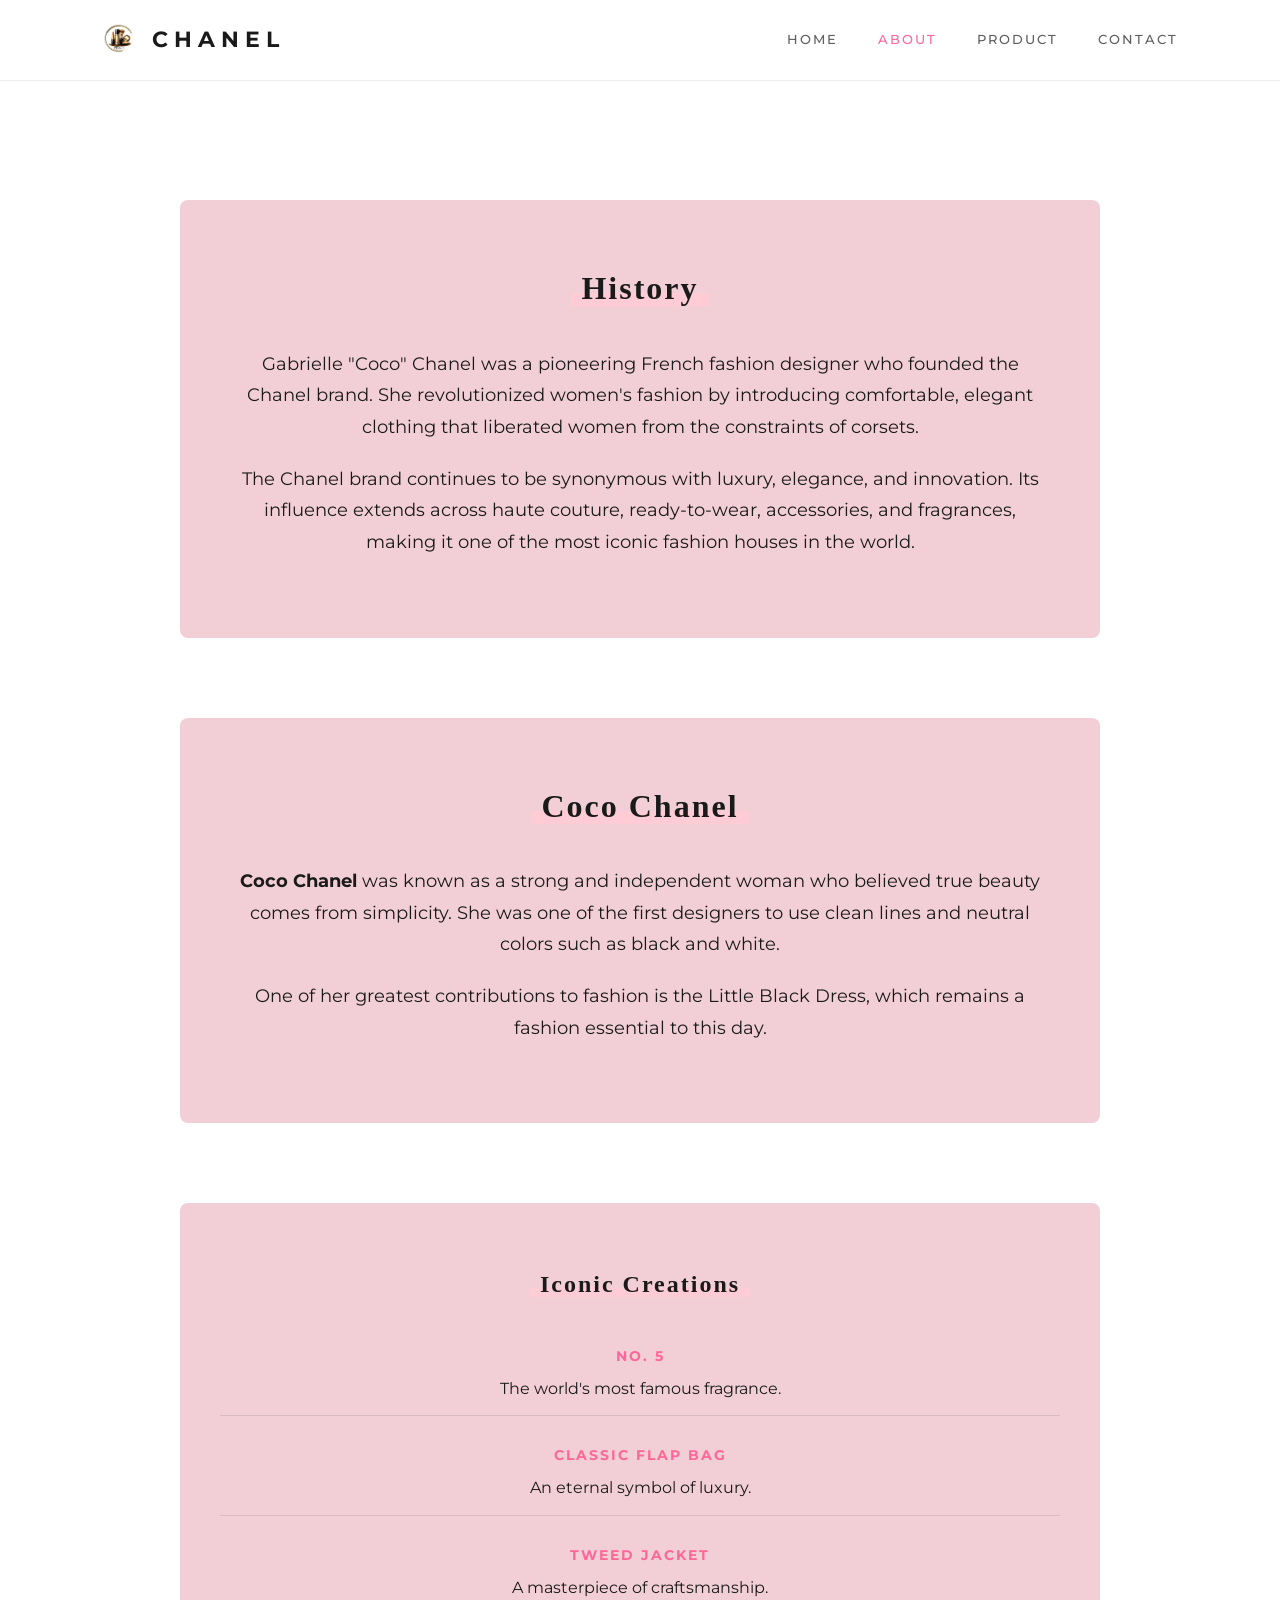
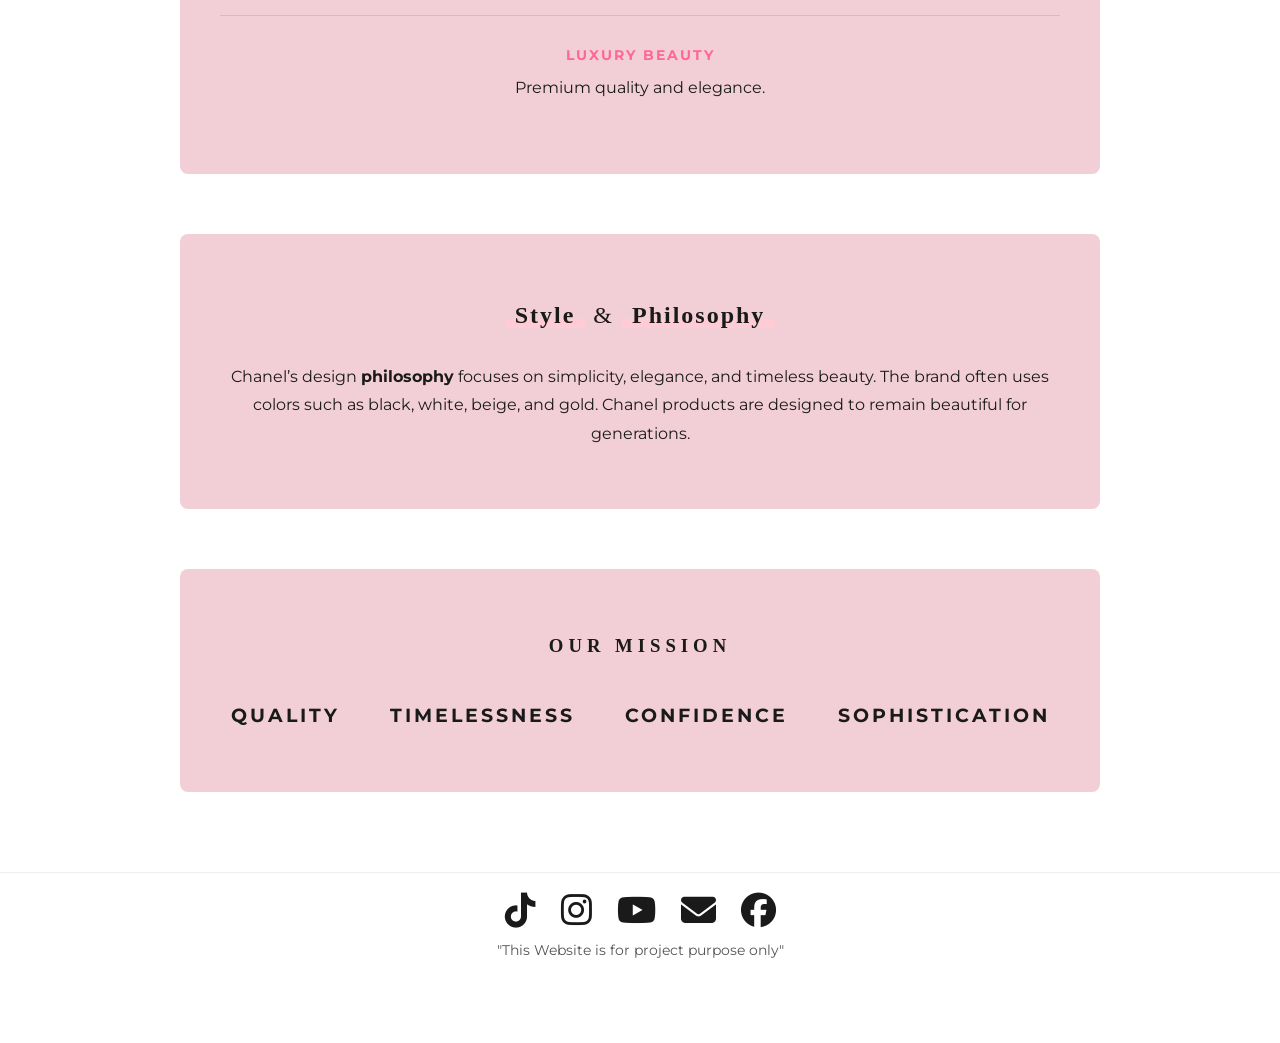
<file: about.html>
﻿<html lang="en">

<head>
    <meta charset="UTF-8">
    <meta name="viewport" content="width=device-width, initial-scale=1.0">
    <title>About Chanel | Boxed Zen Edition</title>

    <!-- Google Fonts for Premium Look -->
    <!-- Editorial Fonts -->
    <link
        href="https://fonts.googleapis.com/css2?family=Bodoni+Moda:ital,opsz,wght@0,6..96,400..900;1,6..96,400..900&family=Montserrat:ital,wght@0,100..900;1,100..900&display=swap"
        rel="stylesheet">

    <!-- Link to CSS -->
    <link rel="stylesheet" href="about.css">

    <!-- Font Awesome for social icons -->
    <link rel="stylesheet" href="https://cdnjs.cloudflare.com/ajax/libs/font-awesome/6.5.1/css/all.min.css">
</head>

<body>

    <!-- NAVBAR -->
    <nav class="navbar">
        <div class="logo">
            <img src="image/emelogo.jpg" alt="Logo">
            <span>CHANEL</span>
        </div>

        <ul class="nav">
            <li><a href="index.html">Home</a></li>
            <li><a href="about.html" class="active">About</a></li>
            <li><a href="product.html">Product</a></li>
            <li><a href="contact.html">Contact</a></li>
        </ul>
    </nav>

    <!-- HERO SECTION -->
    <header class="hero">
        <div class="hero-content">
            <!-- Hero content intentionally left empty for ultra-minimalist whitespace -->
        </div>
    </header>

    <!-- MAIN CONTENT -->
    <main class="container">

        <!-- HISTORY SECTION (Boxed) -->
        <article class="content-block">
            <div class="content-box">
                <h2><strong>History</strong></h2>
                <p>
                    Gabrielle "Coco" Chanel was a pioneering French fashion designer who founded the Chanel brand.
                    She revolutionized women's fashion by introducing comfortable, elegant clothing that liberated women
                    from the constraints of corsets.
                </p>
                <p>
                    The Chanel brand continues to be synonymous with luxury, elegance, and innovation.
                    Its influence extends across haute couture, ready-to-wear, accessories, and fragrances,
                    making it one of the most iconic fashion houses in the world.
                </p>
            </div>
        </article>

        <article class="content-block">
            <div class="content-box">
                <h2><strong>Coco Chanel</strong></h2>
                <p>
                    <strong>Coco Chanel</strong> was known as a strong and independent woman who believed true beauty
                    comes from simplicity.
                    She was one of the first designers to use clean lines and neutral colors such as black and white.
                </p>
                <p>
                    One of her greatest contributions to fashion is the Little Black Dress,
                    which remains a fashion essential to this day.
                </p>
            </div>
        </article>

        <!-- PRODUCT & PHILOSOPHY SECTION (Boxed) -->
        <section class="info-section">
            <div class="info-item">
                <div class="content-box">
                    <h3><strong>Iconic Creations</strong></h3>
                    <ul>
                        <li><strong>No. 5</strong> The world's most famous fragrance.</li>
                        <li><strong>Classic Flap Bag</strong> An eternal symbol of luxury.</li>
                        <li><strong>Tweed Jacket</strong> A masterpiece of craftsmanship.</li>
                        <li><strong>Luxury Beauty</strong> Premium quality and elegance.</li>
                    </ul>
                </div>
            </div>

            <div class="info-item">
                <div class="content-box">
                    <h3><strong>Style</strong> & <strong>Philosophy</strong></h3>
                    <p>
                        Chanel’s design <strong>philosophy</strong> focuses on simplicity, elegance, and timeless
                        beauty.
                        The brand often uses colors such as black, white, beige, and gold.
                        Chanel products are designed to remain beautiful for generations.
                    </p>
                </div>
            </div>
        </section>

        <!-- MISSION SECTION (Boxed) -->
        <section class="content-block">
            <div class="content-box">
                <h3><span class="highlight mission-title">Our Mission</span></h3>
                <div class="mission-points">
                    <span>Quality</span>
                    <span>Timelessness</span>
                    <span>Confidence</span>
                    <span>Sophistication</span>
                </div>
            </div>
        </section>

    </main>

    <!-- SOCIAL ICONS -->
    <footer class="footer">
        <div class="social-icons">
            <a href="https://www.tiktok.com" target="_blank" class="tiktok" title="TikTok"><i
                    class="fab fa-tiktok"></i></a>
            <a href="https://www.instagram.com" target="_blank" class="instagram" title="Instagram"><i
                    class="fab fa-instagram"></i></a>
            <a href="https://www.youtube.com" target="_blank" class="youtube" title="YouTube"><i
                    class="fab fa-youtube"></i></a>
            <a href="contact.html" class="contact" title="Contact Us"><i class="fas fa-envelope"></i></a>
            <a href="https://www.facebook.com" target="_blank" class="facebook" title="Facebook"><i
                    class="fab fa-facebook"></i></a>
        </div>
 <p class="project-note">"This Website is for project purpose only"</p>
    </footer>

</body>

</html>
</file>
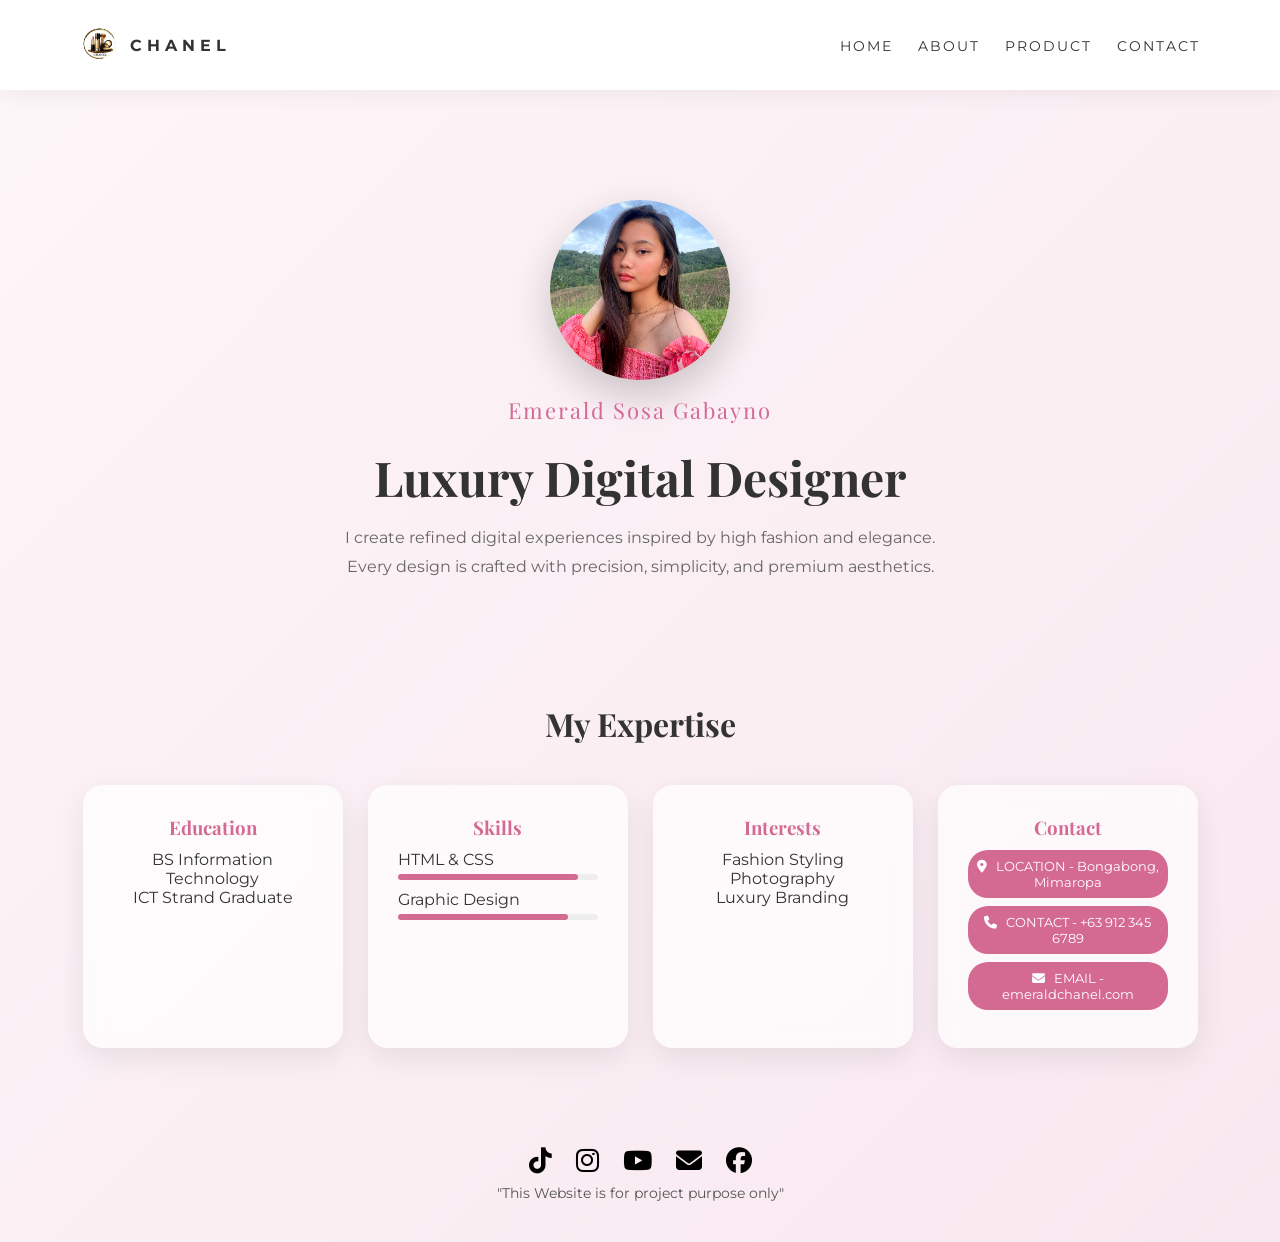
<file: contact.html>
﻿<html lang="en">
<head>
<meta charset="UTF-8">
<meta name="viewport" content="width=device-width, initial-scale=1.0">
<title>Emerald Gabayno | Luxury Portfolio</title>

<link href="https://fonts.googleapis.com/css2?family=Playfair+Display:wght@500;700&family=Montserrat:wght@300;400;500&display=swap" rel="stylesheet">
<link rel="stylesheet" href="https://cdnjs.cloudflare.com/ajax/libs/font-awesome/6.5.0/css/all.min.css">

<style>

* {
    margin:0;
    padding:0;
    box-sizing:border-box;
}

body {
    font-family:'Montserrat', sans-serif;
    background:linear-gradient(135deg,#fdf6f9,#f8e8ef);
    color:#333;
    padding-top:100px;
}

/* NAVBAR */
nav {
    position:fixed;
    top:0;
    left:0;
    width:100%;
    display:flex;
    justify-content:space-between;
    align-items:center;
    padding:25px 80px;
    background:white;
    box-shadow:0 5px 20px rgba(0,0,0,0.05);
    z-index:1000;
}

.logo {
    display:flex;
    align-items:center;
    font-weight:700;
    letter-spacing:5px;
}

.logo img {
    width:40px;
    height:40px;
    border-radius:50%;
    margin-right:10px;
}

nav ul {
    display:flex;
    gap:25px;
    list-style:none;
}

nav a {
    text-decoration:none;
    color:#333;
    font-size:14px;
    letter-spacing:2px;
}

/* HERO */
.hero {
    text-align:center;
    padding:100px 20px 60px;
}

.hero img {
    width:180px;
    height:180px;
    border-radius:50%;
    object-fit:cover;
    box-shadow:0 15px 40px rgba(0,0,0,0.2);
    margin-bottom:15px;
}

/* NAME UNDER IMAGE */
.hero-name {
    font-family:'Playfair Display', serif;
    font-size:22px;
    letter-spacing:2px;
    margin-bottom:20px;
    color:#d46a92;
}

.hero h1 {
    font-family:'Playfair Display', serif;
    font-size:48px;
    margin-bottom:15px;
}

.hero p {
    max-width:600px;
    margin:auto;
    color:#666;
    line-height:1.8;
}

/* SECTION */
.section {
    padding:60px 40px;
}

.section-title {
    text-align:center;
    font-family:'Playfair Display', serif;
    font-size:32px;
    margin-bottom:40px;
}

/* CARDS */
.cards {
    display:flex;
    justify-content:center;
    flex-wrap:wrap;
    gap:25px;
}

.card {
    width:260px;
    padding:30px;
    border-radius:20px;
    backdrop-filter:blur(10px);
    background:rgba(255,255,255,0.7);
    box-shadow:0 10px 30px rgba(0,0,0,0.08);
    text-align:center;
    transition:0.3s;
}

.card:hover {
    transform:scale(1.05);
}

.card h3 {
    color:#d46a92;
    margin-bottom:10px;
    font-family:'Playfair Display', serif;
}

/* SKILLS */
.skill {
    text-align:left;
    margin-bottom:10px;
}

.bar {
    height:6px;
    background:#eee;
    border-radius:10px;
    margin-top:5px;
}

.bar div {
    height:100%;
    background:#d46a92;
    border-radius:10px;
}

/* CONTACT */
.contact-btn {
    display:block;
    margin:8px 0;
    padding:8px;
    background:#d46a92;
    color:white;
    border-radius:20px;
    text-decoration:none;
    font-size:13px;
}

.contact-btn i {
    margin-right:6px;
}

/* FOOTER */
footer {
    text-align:center;
    padding:40px 20px;
}

.social a {
    margin:0 10px;
    font-size:26px;
    color:black;
}

.project-note {
    margin-top:10px;
    font-size:14px;
    color:#555;
}

</style>
</head>

<body>

<nav>
    <div class="logo">
        <img src="image/emelogo.jpg">
        CHANEL
    </div>

    <ul>
        <li><a href="index.html">HOME</a></li>
        <li><a href="about.html">ABOUT</a></li>
        <li><a href="product.html">PRODUCT</a></li>
        <li><a href="contact.html">CONTACT</a></li>
    </ul>
</nav>

<section class="hero">
    <img src="image/rald.jpg">

    <div class="hero-name">Emerald Sosa Gabayno</div>

    <h1>Luxury Digital Designer</h1>

    <p>
I create refined digital experiences inspired by high fashion and elegance.
    Every design is crafted with precision, simplicity, and premium aesthetics.    </p>
</section>

<section class="section">
    <h2 class="section-title">My Expertise</h2>

    <div class="cards">

        <div class="card">
            <h3>Education</h3>
            <p>BS Information Technology</p>
            <p>ICT Strand Graduate</p>
        </div>

        <div class="card">
            <h3>Skills</h3>

            <div class="skill">
                HTML & CSS
                <div class="bar"><div style="width:90%"></div></div>
            </div>

            <div class="skill">
                Graphic Design
                <div class="bar"><div style="width:85%"></div></div>
            </div>
        </div>

        <div class="card">
            <h3>Interests</h3>
            <p>Fashion Styling</p>
            <p>Photography</p>
            <p>Luxury Branding</p>
        </div>

        <div class="card">
            <h3>Contact</h3>

            <a href="https://maps.google.com/?q=Bongabong, Mimaropa, Philippines" target="_blank" class="contact-btn">
                <i class="fas fa-map-marker-alt"></i> LOCATION - Bongabong, Mimaropa
            </a>

            <a href="tel:+639123456789" class="contact-btn">
                <i class="fas fa-phone"></i> CONTACT - +63 912 345 6789
            </a>

            <a href="mailto:emeraldchanel.com" class="contact-btn">
                <i class="fas fa-envelope"></i> EMAIL - emeraldchanel.com
            </a>
        </div>

    </div>
</section>

<footer>
    <div class="social">
        <a href="https://www.tiktok.com" target="_blank"><i class="fab fa-tiktok"></i></a>
        <a href="https://www.instagram.com" target="_blank"><i class="fab fa-instagram"></i></a>
        <a href="https://www.youtube.com" target="_blank"><i class="fab fa-youtube"></i></a>
        <a href="mailto:emerald@example.com"><i class="fas fa-envelope"></i></a>
        <a href="https://www.facebook.com" target="_blank"><i class="fab fa-facebook"></i></a>
    </div>

    <p class="project-note">"This Website is for project purpose only"</p>
</footer>

</body>
</html>
</file>
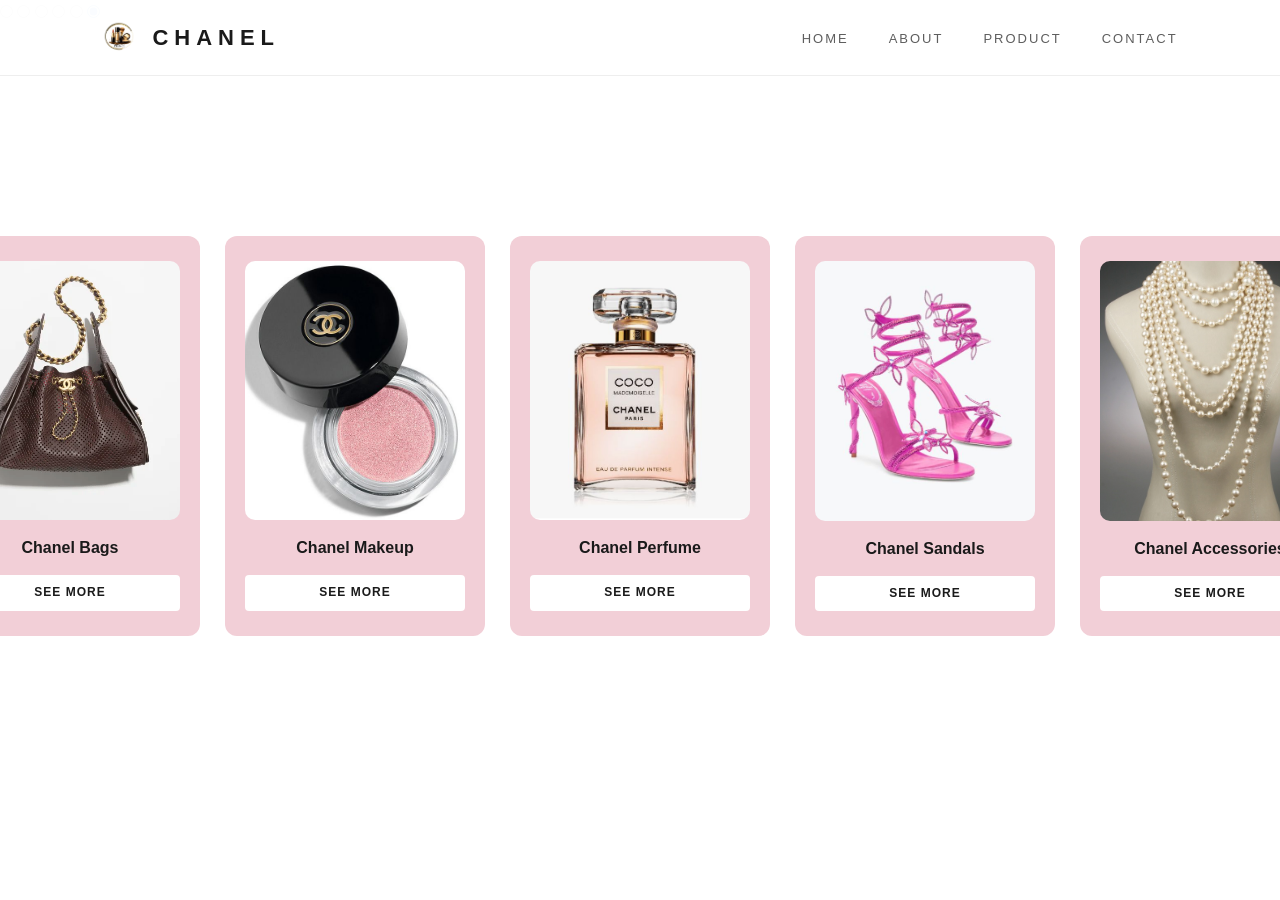
<file: product.html>
﻿
<html lang="en">
<head>
    <meta charset="UTF-8">
    <title>Chanel Products</title>

    <style>
        * {
            margin: 0;
            padding: 0;
            box-sizing: border-box;
            font-family: 'Montserrat', sans-serif;
        }

        body {
            background: #ffffff;
            color: #1a1a1a;
            line-height: 1.6;
        }

        /* NAVBAR & BACK LINK */
        .navbar {
  width: 100%;
  display: flex;
  justify-content: space-between;
  align-items: center;
  padding: 20px 8%;
  background: rgba(255, 255, 255, 0.98);
  position: fixed;
  top: 0;
  left: 0;
  z-index: 1000;
  border-bottom: 1px solid #eeeeee;
}

.logo {
  display: flex;
  align-items: center;
  font-size: 22px;
  letter-spacing: 6px;
  font-weight: 700;
  color: #1a1a1a;
  text-transform: uppercase;
}

.logo img {
  height: 35px;
  margin-right: 15px;
}

.nav {
  list-style: none;
  display: flex;
  gap: 40px;
}

.nav li a {
  text-decoration: none;
  color: #1a1a1a;
  font-weight: 500;
  font-size: 13px;
  text-transform: uppercase;
  letter-spacing: 2px;
  transition: all 0.6s cubic-bezier(0.16, 1, 0.3, 1);
  position: relative;
  opacity: 0.7;
}
.nav li a:hover,
.nav li a.active {
  opacity: 1;
  color: #ff6699;
}


        .back-container {
            position: absolute;
            right: 8%;
            top: 50%;
            transform: translateY(-50%);
        }

        .back-link {
            font-size: 13px;
            font-weight: 700;
            text-transform: uppercase;
            letter-spacing: 2px;
            color: #ff6699;
            cursor: pointer;
            transition: 0.3s;
            background: #f2cfd7;
            padding: 8px 20px;
            border-radius: 4px;
        }

        .back-link:hover {
            background: #ff6699;
            color: white;
        }

        #main-products {
            display: flex;
            justify-content: center;
            flex-wrap: wrap;
            gap: 30px;
            padding: 150px 8% 100px;
        }

        .card {
            background: #f2cfd7;
            color: #1a1a1a;
            width: 280px;
            padding: 30px 20px;
            border-radius: 12px;
            text-align: center;
            transition: 0.5s;
        }

        .card:hover {
            transform: translateY(-10px);
            box-shadow: 0 10px 30px rgba(242, 207, 215, 0.5);
        }

        .card img {
            width: 100%;
            height: 250px;
            object-fit: cover;
            border-radius: 10px;
        }

        .btn {
            display: inline-block;
            margin-top: 20px;
            padding: 10px 25px;
            background: #ffffff;
            color: #1a1a1a;
            border-radius: 4px;
            cursor: pointer;
            font-weight: 700;
            text-transform: uppercase;
            font-size: 12px;
            letter-spacing: 1px;
            transition: 0.3s;
        }

        .btn:hover {
            background: #ff6699;
            color: white;
        }

        /* REVEAL ON TOGGLE - CATEGORY HEADER */
        .category-header {
            display: flex;
            justify-content: space-between;
            align-items: center;
            width: 100%;
            max-width: 1200px;
            margin: 0 auto 50px;
            padding: 0 4%;
        }

        .category-header h2 {
            font-family: 'Playfair Display', serif;
            font-size: 2.5rem !important;
            margin-bottom: 0 !important;
            text-align: left !important;
        }

        .back-link {
            font-size: 12px;
            font-weight: 700;
            text-transform: uppercase;
            letter-spacing: 2px;
            color: #ffffff;
            cursor: pointer;
            transition: 0.3s;
            background: #ff6699;
            padding: 10px 25px;
            border-radius: 4px;
            box-shadow: 0 4px 10px rgba(255, 102, 153, 0.3);
            text-decoration: none;
            display: inline-block;
        }

        .back-link:hover {
            background: #1a1a1a;
            transform: scale(1.05);
        }

        /* COMPRESS CATEGORIES TO ONE SCREEN & PUSH DOWN */
        #main-products {
            display: flex;
            justify-content: center;
            flex-wrap: nowrap;
            /* FORCE SINGLE LINE */
            gap: 25px;
            /* Increased gap for larger cards */
            padding: 210px 4% 60px;
            width: 100%;
            overflow-x: auto;
        }

        #main-products .card {
            background: #f2cfd7;
            color: #1a1a1a;
            width: 260px;
            /* ENLARGED */
            min-width: 260px;
            padding: 25px 20px;
            border-radius: 12px;
            text-align: center;
            transition: 0.5s;
            height: 400px;
            /* ENLARGED */
            display: flex;
            flex-direction: column;
            justify-content: space-between;
        }

        #main-products .card img {
            width: 100%;
            height: 260px;
            /* LARGER PICTURES */
            object-fit: cover;
            border-radius: 10px;
            margin-bottom: 15px;
        }

        #main-products .card h3 {
            font-size: 1rem;
            margin-bottom: 5px;
        }

        #main-products .card .btn {
            margin-top: 10px;
            padding: 8px 20px;
        }

        .product-list {
            display: none;
            padding: 100px 8% 50px;
            /* Increased from 230px to 280px */
            background: #ffffff;
        }

        .product-list h2 {
            font-family: 'Playfair Display', serif;
            font-size: 3rem;
            margin-bottom: 60px;
            text-align: center;
        }

        /* REFINED COLLECTION TYPOGRAPHY */
        .list#eyes-list .item p,
        .list#lipstick-list .item p {
            font-size: 0.85rem;
            opacity: 0.8;
        }

        .list#eyes-list .item .price,
        .list#lipstick-list .item .price {
            font-size: 0.9rem;
        }

        /* IMAGE UNIFORMITY LOCK */
        .list#eyes-list .item img,
        .list#lipstick-list .item img,
        #makeup .list .item img {
            width: 100%;
            height: 300px;
            /* STRICT UNIFORM HEIGHT */
            object-fit: cover;
            border-radius: 10px;
            margin-bottom: 20px;
        }

        .category-header {
            text-align: center;
            /* CENTERED HEADER TEXT */
            margin-bottom: 40px;
        }

        .list {
            display: grid;
            grid-template-columns: repeat(4, 1fr);
            /* FORCED 4 PER LINE */
            gap: 30px;
            padding-bottom: 20px;
            width: 100%;
            max-width: 1300px;
            margin: 0 auto;
        }

        /* UNIFORM PRODUCT ITEMS (GRID) */
        .item {
            background: #f2cfd7;
            /* Standard Chanel Pink */
            color: #1a1a1a;
            width: 100%;
            padding: 30px 20px;
            border-radius: 12px;
            text-align: center;
            transition: 0.5s;
            display: flex;
            flex-direction: column;
            justify-content: space-between;
            height: 580px;
            /* ENLARGED FOR SYMMETRY */
        }

        .card:hover,
        .item:hover {
            transform: translateY(-10px);
            box-shadow: 0 10px 30px rgba(242, 207, 215, 0.5);
        }

        .card img,
        .item img {
            width: 100%;
            height: 320px;
            /* PEAK VISUAL SCALE */
            object-fit: cover;
            border-radius: 10px;
            margin-bottom: 20px;
        }

        /* LOGO STYLE FOR CONSISTENCY */
        .logo {
            display: flex;
            align-items: center;
            font-size: 22px;
            letter-spacing: 6px;
            font-weight: 700;
            color: #1a1a1a;
            text-transform: uppercase;
        }

        .logo img {
            height: 35px;
            margin-right: 15px;
        }

        .item p {
            font-weight: 600;
            margin-bottom: 10px;
        }

        .item .description {
            font-size: 0.85rem;
            color: #666;
            margin-bottom: 15px;
            font-weight: 400;
        }

        .price {
            color: #ff6699;
            font-weight: 700;
            font-size: 1.2rem;
            margin-bottom: 20px;
        }

        .action-btns {
            display: flex;
            gap: 10px;
            justify-content: center;
        }

        .buy,
        .cart {
            padding: 10px 15px;
            border-radius: 4px;
            border: none;
            cursor: pointer;
            font-size: 11px;
            font-weight: 700;
            text-transform: uppercase;
            letter-spacing: 1px;
            transition: 0.3s;
        }

        .buy {
            background: #1a1a1a;
            color: white;
        }

        .cart {
            background: #ffffff;
            color: #1a1a1a;
        }

        .buy:hover {
            background: #ff6699;
        }

        .cart:hover {
            background: #ff6699;
            color: white;
        }

        /* TOGGLE LOGIC */
        #toggle-bags:checked~#bags {
            display: block;
        }

        #toggle-makeup:checked~#makeup {
            display: block;
        }

        #toggle-perfume:checked~#perfume {
            display: block;
        }

        #toggle-sandals:checked~#sandals {
            display: block;
        }

        #toggle-accessories:checked~#accessories {
            display: block;
        }

        #toggle-bags:checked~#main-products,
        #toggle-makeup:checked~#main-products,
        #toggle-perfume:checked~#main-products,
        #toggle-sandals:checked~#main-products,
        #toggle-accessories:checked~#main-products {
            display: none;
        }
    </style>
</head>

<body>
    <nav class="navbar">
    <div class="logo">
      <img src="image/emelogo.jpg" alt="Logo">
      <span>CHANEL</span>
    </div>

    <ul class="nav">
      <li><a href="index.html" class="">Home</a></li>
      <li><a href="about.html">About</a></li>
      <li><a href="product.html">Product</a></li>
      <li><a href="contact.html">Contact</a></li>
    </ul>
  </nav>


    <!-- TOGGLES -->
    <input type="radio" name="product" id="toggle-bags">
    <input type="radio" name="product" id="toggle-makeup">
    <input type="radio" name="product" id="toggle-perfume">
    <input type="radio" name="product" id="toggle-sandals">
    <input type="radio" name="product" id="toggle-accessories">
    <input type="radio" name="product" id="toggle-reset" checked>

    <section id="main-products">

        <div class="card">
            <img src="image/bag19.jpg">
            <h3>Chanel Bags</h3>
            <label for="toggle-bags" class="btn">See More</label>
        </div>

        <div class="card">
            <img src="image/m5.jpg">
            <h3>Chanel Makeup</h3>
            <label for="toggle-makeup" class="btn">See More</label>
        </div>

        <div class="card">
            <img src="image/pm00.jpg">
            <h3>Chanel Perfume</h3>
            <label for="toggle-perfume" class="btn">See More</label>
        </div>

        <div class="card">
            <img src="image/ems8.jpg">
            <h3>Chanel Sandals</h3>
            <label for="toggle-sandals" class="btn">See More</label>
        </div>

        <div class="card">
            <img src="image/mmm4.jpg">
            <h3>Chanel Accessories</h3>
            <label for="toggle-accessories" class="btn">See More</label>
        </div>

    </section>

    <section id="bags" class="product-list">
        <div class="category-header">
            <h2>Chanel Bags</h2>
            <label for="toggle-reset" class="back-link">Back</label>
        </div>
        <div class="list">
            <div class="item">
                <img src="image/bag14.jpg">
                <p>RED QUILTED HOBO BAG</p>
                <p class="description">Thick interwoven leather-chain strap soft, slouchy shape.</p>
                <p class="price">₱350,000</p>
                <div class="action-btns">
                </div>
            </div>

            <div class="item">
                <img src="image/bag20.jpg">
                <p>WHITE PERFORATED LEATHER BAG</p>
                <p class="description">Breathable perforated leather shoulder and hand carry chain.</p>
                <p class="price">₱250,100</p>
                <div class="action-btns">
                </div>
            </div>

            <div class="item">
                <img src="image/bag19.jpg">
                <p>DARK GRAY/ TAUPE HOBO BAG</p>
                <p class="description">Large structured yet soft body, Casual luxury look.</p>
                <p class="price">₱285,550</p>
                <div class="action-btns">
                </div>
            </div>

            <div class="item">
                <img src="image/bag15.jpg">
                <p>LIGHT BLUE HOBO BAG</p>
                <p class="description">Chain strap with leather woven, Very popular spring/ summer shade.</p>
                <p class="price">₱225,520</p>
                <div class="action-btns">
                </div>
            </div>

            <div class="item">
                <img src="image/bag1.jpg">
                <p>Classic Double Flap</p>
                <p class="description">The quintessential Chanel silhouette, crafted with meticulous attention.</p>
                <p class="price">₱195,880</p>
                <div class="action-btns">
                </div>
            </div>

            <div class="item">
                <img src="image/bag2.jpg">
                <p>BURGUNDY BAG</p>
		<p class="description">Gold-tone CC turn-lock closure
Chain strap with leather woven in Hanging Chanel medallion charm.</p>
                <p class="price">₱110,444</p>
                <div class="action-btns">
                </div>
            </div>

            <div class="item">
                <img src="image/bag3.jpg">
                <p>SMALL FLAP BAG</p>
		<p class="description">Chain strap with leather woven in
Small charm medallion.</p>
                <p class="price">₱113,390</p>
                <div class="action-btns">
                </div>
            </div>

            <div class="item">
                <img src="image/bag18.jpg">
                <p> MEDIUM TWEED 19 FLAP</p>
		<p class="description">classic Chanel 19 silhouette (tweed, chain strap, CC logo).</p>
                <p class="price">₱150,000</p>
                <div class="action-btns">
                </div>
            </div>
            </div>            
      </div>
    </section>




    <section id="makeup" class="product-list">
        <div class="category-header" style="text-align: center; position: relative;">
            <h2 style="margin: 0;">Chanel Makeup</h2>
            <label for="toggle-reset" class="back-link"
                style="position: absolute; right: 0; top: 50%; transform: translateY(-50%);">Back</label>
        </div>
        <div class="list">
            <!-- Flagship Faces (5 items) -->
               <div class="item">
                <img src="image/m2.jpg">
                <p>CHANEL POWDER (LIGHT PINK)</p>
                <p class="description">A soft pink powder for a subtle rosy glow.</p>
                <p class="price">₱1,200</p>
                <div class="action-btns">
                </div>
            </div>

	    <div class="item">
                <img src="image/m1.jpg">
                <p>CHANEL POWDER 30 NATURAL</p>
                <p class="description">A light-coverage powder that even skin tone and Oil-free dermatologist tested.</p>
                <p class="price">₱1,800</p>
                <div class="action-btns">
                </div>
            </div>

            <div class="item">
                <img src="image/m3.jpg">
                <p>CHANEL POWDER (WHITE WITH FLORAL DESIGN)</p>
                <p class="description">A luminous white powder with floral empossed design.</p>
                <p class="price">₱1,500</p>
                <div class="action-btns">
                </div>
            </div>

            <div class="item">
                <img src="image/m4.jpg">
                <p>CHANEL POWDER (PINK & WHITE STRIPED)</p>
                <p class="description">A dual-toned powder with pink and white stripes for customizable color.</p>
                <p class="price">₱1,800</p>
                <div class="action-btns">
                </div>
            </div>

            <div class="item">
                <img src="image/mm1.jpg">
                <p>CHANEL POUDRE UNIVERSELLE LIBRE (LOOSE POWDER)</p>
                <p class="description">Skin texture and controls shine without feeling heavy.</p>
                <p class="price">₱3,500</p>
                <div class="action-btns">
                </div>
            </div>

            <div class="item">
                <img src="image/mm2.jpg">
                <p>CHANEL JOIES CONTRASTE POWDER</p>
                <p class="description">A brightening powder that reveals a radiant, pearl-like finish.</p>
                <p class="price">₱3,200</p>
                <div class="action-btns">
                </div>
            </div>

            <div class="item">
                <img src="image/m5.jpg">
                <p>CHANEL LES BEIGE BLUSH ON</p>
                <p class="description">A multi-use blush, and highlighter.</p>
                <p class="price">₱3,100</p>
                <div class="action-btns">
                </div>
            </div>

            <!-- Face & Foundation Series (m6-m9, mm1-mm4, makeup3-makeup4, makeup6) -->
            <div class="item">
                <img src="image/m6.jpg">
                <p>CHANEL LE BLANC BLUSH</p>
                <p class="description">A brightening blush that evens skin tone and enhances radianceS.</p>
                <p class="price">₱3,400</p>
                <div class="action-btns">
                </div>
            </div>

             <!-- Eye Series (eye1-eye5, makeup2, makeup7, makeup8) -->
            <div class="item">
                <img src="image/eye1.jpg">
                <p>STYLO YEUX WATERPROOF MASCARA</p>
                <p class="description">A waterproof mascara with a precise brush for defined, voluminuos lashes.</p>
                <p class="price">₱2,800</p>
                <div class="action-btns">
                </div>
            </div>
            <div class="item">
                <img src="image/eye2.jpg">
                <p>CALLIGRAPHIE DE CHANEL EYELINER</p>
                <p class="description">A cream eyeliner that provides a professional finish with precision.</p>
                <p class="price">₱2,300</p>
                <div class="action-btns">
                </div>
            </div>
            <div class="item">
                <img src="image/eye3.jpg">
                <p>LE CRAYON KHOL EYELINER</p>
                <p class="description">A soft, intense pencil that adds depth and mystery to the eyes.</p>
                <p class="price">₱2,150</p>
                <div class="action-btns">
                </div>
            </div>
            <div class="item">
                <img src="image/eye4.jpg">
                <p>LE LINER CHANEL LIQUID LINER</p>
                <p class="description">A liquid liner for a clean, bold line that defines the modern look.</p>
                <p class="price">₱2,900</p>
                <div class="action-btns">
                </div>
            </div>

            <!-- Lipstick Series (lip1-lip2, makeup1, makeup5) -->
            <div class="item">
                <img src="image/ll1.jpg">
                <p>ROUGE COCO BLOOM</p>
                <p class="description">A hydrating, glossy lipstick with a creamy texture and vibrant color payoff.</p>
                <p class="price">₱2,800</p>
                <div class="action-btns">
                </div>
            </div>
            <div class="item">
                <img src="image/ll2.jpg">
                <p>ROUGE ALLURE VELVET</p>
                <p class="description">A matte lipstick with a velvety finish and rich pigmentation.</p>
                <p class="price">₱2,990</p>
                <div class="action-btns">
                </div>
            </div>
            <div class="item">
                <img src="image/ll3.jpg">
                <p>ROUGE ALLURE L'EXTRAIT</p>
                <p class="description">High-pigment, creamy lipstick with a luxurious feel.</p>
                <p class="price">₱2,500</p>
                <div class="action-btns">
                </div>
            </div>
            <div class="item">
                <img src="image/ll4.jpg">
                <p>ROUGE COCO FLASH</p>
                <p class="description">A high-shine, hydrating lipstick with a glossy finish.</p>
                <p class="price">₱2,800</p>
                <div class="action-btns">
                </div>
            </div>
        </div> <!-- Close Unified Makeup List -->
    </section>



    <section id="perfume" class="product-list">
        <div class="category-header">
            <h2>Chanel Perfume</h2>
            <label for="toggle-reset" class="back-link">Back</label>
        </div>
        <div class="list">
            <div class="item">
                <img src="image/perfume12.jpg">
                <p>CHANEL CHANCE EAU DE PERFUM</p>
	    <p class="description">A vibrant, fruity-floral fragrance with notes of bergamot, peach, and jasmine.</p>
                <p class="price">₱5,975</p>
                <div class="action-btns">
                </div>
            </div>

            <div class="item">
                <img src="image/pm1.jpg">
                <p>CHANEL COCO MADEMOISELLE EAU DE PERFUM</p>
	    <p class="description">A warm, spicy-floral scent with notes of blossom, jasmine, and patchpuli.</p>
                <p class="price">₱5,105</p>
                <div class="action-btns">
                </div>
            </div>

            <div class="item">
                <img src="image/pm2.jpg">
                <p>CHANEL GABRIELLE EAU DE PARFUM</p>
	    <p class="description">A modern, floral-woody scent with notes of ylang-ylang, rose, and patchouili.</p>
                <p class="price">₱5,000</p>
                <div class="action-btns">
                </div>
            </div>

            <div class="item">
                <img src="image/pm00.jpg">
                <p>CHANEL EAU DE PARFUM</p>
	    <p class="description">A vibrant, fruity-floral fragrance with notes of bergamot.</p>
                <p class="price">₱5,900</p>
                <div class="action-btns">
                </div>
            </div>

            <div class="item">
                <img src="image/perfume0.jpg">
                <p>CHANEL CHANCE  EAU DE TOILET</p>
	    <p class="description">A lighter, more affordable version with fresh citrus notres.</p>
                <p class="price">₱5,705</p>
                <div class="action-btns">
                </div>
            </div>

            <div class="item">
                <img src="image/perfume10.jpg">
                <p>CHANEL CHANCE DECANT SET</p>
	    <p class="description">Travel-sized sample (1-5m) for testing the fragrance.</p>
                <p class="price">₱5,100</p>
                <div class="action-btns">
                </div>
            </div>

            <div class="item">
                <img src="image/pm6.jpg">
                <p>CHANEL CHANCE EAU FRAICHE</p>
	    <p class="description">Grapefruit, jasmine, and white musk - light, sweet, and effortlessly feminine.</p>
                <p class="price">₱5,900</p>
                <div class="action-btns">
                </div>
            </div>

            <div class="item">
                <img src="image/pm112.jpg">
                <p>CHANEL CHANCE EAU TENDRE EAU DE PERFUM</p>
	    <p class="description">Chanel chance eau fraiche (fresh, citrusy version).</p>
                <p class="price">₱5,555</p>
                <div class="action-btns">
                </div>
            </div>

	    <div class="item">
                <img src="image/pm4.jpg">
                <p>CHANEL CHANCE LES EXCLUSIFS DE CHANEL</p>
	    <p class="description">Rich floral-fruity-musky blend with patchouli and rrose - deep, complex, and timeless.</p>
                <p class="price">₱5,700</p>
                <div class="action-btns">
                </div>
            </div>

            <div class="item">
                <img src="image/perfume15.jpg">
                <p>CHANEL BLUE DE CHANEL EAU DE PERFUM</p>
	    <p class="description">A fresh woody fragrance with notes of citrus, lavender, and sandalwood.</p>
                <p class="price">₱5,560</p>
                <div class="action-btns">
                </div>
            </div>

            <div class="item">
                <img src="image/perfume14.jpg">
                <p>CHANEL CHANCE EAU VIVE</p>
	    <p class="description">Bright citrus-woody (blood) cedar, iris) - playful and vibrangt.</p>
                <p class="price">₱5,575</p>
                <div class="action-btns">
                </div>
            </div>

            <div class="item">
                <img src="image/pm3.jpg">
                <p>CHANEL AUE DE CRUSICE</p>
	    <p class="description">Rich floral-fruity-musky blend with patchouli and rose - deep, complex, and timelss.</p>
                <p class="price">₱5,880</p>
                <div class="action-btns">
                </div>
            </div>
        </div>
    </section>



    <!-- Section Temporarily Hidden -->
    <section id="sandals" class="product-list">
        <div class="category-header">
            <h2>Chanel Sandals</h2>
            <label for="toggle-reset" class="back-link">Back</label>
        </div>
        <div class="list">
            <div class="item">
                <img src="image/ems2.jpg">
                <p>CHANEL LEATHER SANDALS</p>
                <p class="description">Quilted leather, chain accent, and pearls embellishments.</p>
                <p class="price">₱28,960</p>
                <div class="action-btns">
                </div>
            </div>

            <div class="item">
                <img src="image/ems3.jpg">
                <p>CHANEL RAFFIA CRYSTAL SANDALS</p>
	    <p class="description">Handcrafted with crystal embellishments.</p>
                <p class="price">₱25,000</p>
                <div class="action-btns">
                </div>
            </div>

            <div class="item">
                <img src="image/ems5.jpg">
                <p>CHANEL SLINGBACK SANDALS</p>
	    <p class="description">Beige suede with pearl detailing.</p>
                <p class="price">₱23,130</p>
                <div class="action-btns">
                </div>
            </div>

            <div class="item">
                <img src="image/ems4.jpg">
                <p>CHANEL CHAIN-LINK SANDALS</p>
	    <p class="description">Red leather with chain accents.</p>
                <p class="price">₱22,450</p>
                <div class="action-btns">
                </div>
            </div>

            <div class="item">
                <img src="image/ems6.jpg">
                <p>CHANEL PINK CHAIN-LINK SANDALS</p>
	    <p class="description">Quilted pink leather with pearl embellishments.</p>
                <p class="price">₱28,590</p>
                <div class="action-btns">
                </div>
            </div>

            <div class="item">
                <img src="image/ems8.jpg">
                <p>CHANEL PINK SLINGBACK SANDALS</p>
	    <p class="description">Beige suede with pearl detailing.</p>
                <p class="price">₱25,300</p>
                <div class="action-btns">
                </div>
            </div>

            <div class="item">
                <img src="image/ems7.jpg">
                <p>CHANEL PINK RAFFIA SANDALS</p>
	    <p class="description">Handcrafted with crystal embellishment.</p>
                <p class="price">₱22,670</p>
                <div class="action-btns">
                </div>
            </div>

            <div class="item">
                <img src="image/ems10.jpg">
                <p>CHANEL PINK GLADIATORS</p>
	    <p class="description">Pink leather with chain accents.</p>
                <p class="price">₱21,000</p>
                <div class="action-btns">
                </div>
            </div>

            <div class="item">
                <img src="image/q3.jpg">
                <p>JIMMY COCO BLUE SLINGBACK SANDALS</p>
	    <p class="description">Quilted blue leather with pearl embellishment.</p>
                <p class="price">₱24,999</p>
                <div class="action-btns">
                </div>
            </div>

	    <div class="item">
                <img src="image/q4.jpg">
                <p>JIMMY CHOO BLUE CHAIN-LINK SANDALS</p>
  	    <p class="description">Braided raffia with crystal CC logo.</p>
                <p class="price">₱25,790</p>
                <div class="action-btns">
                </div>
            </div>

	    <div class="item">
                <img src="image/q1.jpg">
                <p>JIMMY COCO BLUE GLADIATORS</p>
	    <p class="description">Blue leather with chain accents.</p>
                <p class="price">₱24,600</p>
                <div class="action-btns">
                </div>
            </div>

	    <div class="item">
                <img src="image/q2.jpg">
                <p>JIMMY CHOO BLUE RAFFIA SANDALS</p>
	    <p class="description">Handcrafted with crystal embellishments.</p>
                <p class="price">₱26,310</p>
                <div class="action-btns">
                </div>
            </div> 
        </div>
    </section>



    <section id="accessories" class="product-list">
        <div class="category-header">
            <h2>Chanel Accessories</h2>
            <label for="toggle-reset" class="back-link">Back</label>
        </div>
        <div class="list">
            <div class="item">
                <img src="image/a111.jpg">
                <p>BLACK & WHITE PEARL CC NECKLACE</p>
                <p class="description">Adjustable length, vintage-inspired elegance.</p>
                <p class="price">₱81,350</p>
                <div class="action-btns">
                </div>
            </div>
            <div class="item">
                <img src="image/a9.jpg">
                <p>CRYSTAL-EMBELLISHED CC NECKLACE</p>
                <p class="description">Layered look, ruthenium hardware.</p>
                <p class="price">₱100,111</p>
                <div class="action-btns">
                </div>
            </div>
       	    <div class="item">
                <img src="image/a8.jpg">
                <p>GOLD-TONE CC PEARL NECKLACE</p>
                <p class="description">Timeless versatility.</p>
                <p class="price">₱111,999</p>
                <div class="action-btns">
                </div>
            </div>
	    <div class="item">
                <img src="image/rald4.jpg">
                <p>MINIMALIST CC NECKLACE</p>
                <p class="description">Sleek single-strand pearld with subtle.</p>
                <p class="price">₱89,999</p>
                <div class="action-btns">
                </div>
            </div>

	    <div class="item">
                <img src="image/c2.jpg">
                <p>PEARL CC CHARM BRACELET</p>
                <p class="description">Classic pearls with gold-tone CC logo charm.</p>
                <p class="price">₱67,640</p>
                <div class="action-btns">
                </div>
            </div>
	    <div class="item">
                <img src="image/bb5.jpg">
                <p>CRYTAL CC LINK BRACELET</p>
                <p class="description">Rhinestone-embellished links with CC motif.</p>
                <p class="price">₱98,546</p>
                <div class="action-btns">
                </div>
            </div>

	    <div class="item">
                <img src="image/rald1.jpg">
                <p>GOLD CC CAMELLIA BRACELET</p>
                <p class="description">Gold-tone camellia flowers with CC emblem.</p>
                <p class="price">₱99,770</p>
                <div class="action-btns">
                </div>
            </div>
	
	    <div class="item">
                <img src="image/rald2.jpg">
                <p>VINTAGE CC LOCK BRACELET</p>
                <p class="description">Black leather with gold-tone lock charm.</p>
                <p class="price">₱69,100</p>
                <div class="action-btns">
                </div>
            </div>
	    <div class="item">
                <img src="image/hh1.jpg">
                <p>PINK CRYSTAL CC DANGLE EARRINGS</p>
                <p class="description">Pink crystal accents with dangling CC motif.</p>
                <p class="price">₱83,642</p>
                <div class="action-btns">
                </div>
            </div>
	    <div class="item">
                <img src="image/hh2.jpg">
                <p>PINK PEARL CC DROP EARRINGS</p>
                <p class="description">Oval pink pearls with CC logo pendant.</p>
                <p class="price">₱77,850</p>
                <div class="action-btns">
                </div>
            </div>
	    <div class="item">
                <img src="image/rald5.jpg">
                <p>PINK PEARL CC DROP EARINGGS</p>
                <p class="description">Oval pink pearls with CC logo pendant.</p>
                <p class="price">₱28,000</p>
                <div class="action-btns">
                </div>
            </div>
	    <div class="item">
                <img src="image/rald6.jpg">
                <p>PEARL FLOWER CC EARINGS</p>
                <p class="description">Floral pearl cluster with CC emblem.</p>
                <p class="price">₱66,570</p>
                <div class="action-btns">
                </div>
            </div>

        </div>
    </section>

</body>

</html>
</file>
<file: about.css>
:root {
    --bg-white: #ffffff;
    --primary-pink: #ff6699;
    --soft-rose: #fce4ec;
    --gold: #d4af37;
    --dark-text: #1a1a1a;
    --light-text: #666666;
    --border-color: #eeeeee;
    --transition: all 0.6s cubic-bezier(0.16, 1, 0.3, 1);
}

* {
    margin: 0;
    padding: 0;
    box-sizing: border-box;
}

body {
    font-family: 'Montserrat', sans-serif;
    background-color: var(--bg-white);
    color: var(--dark-text);
    line-height: 1.8;
    text-align: center;
    overflow-x: hidden;
}

h1,
h2,
h3 {
    font-family: 'Playfair Display', serif;
    font-weight: 500;
    letter-spacing: 2px;
}

.navbar {
    width: 100%;
    display: flex;
    justify-content: space-between;
    align-items: center;
    padding: 20px 8%;
    background: rgba(255, 255, 255, 0.98);
    position: fixed;
    top: 0;
    left: 0;
    z-index: 1000;
    border-bottom: 1px solid var(--border-color);
}

.logo {
    display: flex;
    align-items: center;
    font-size: 22px;
    letter-spacing: 6px;
    font-weight: 700;
    color: var(--dark-text);
    text-transform: uppercase;
}

.logo img {
    height: 35px;
    margin-right: 15px;
}

.nav {
    list-style: none;
    display: flex;
    gap: 40px;
}

.nav li a {
    text-decoration: none;
    color: var(--dark-text);
    font-weight: 500;
    font-size: 13px;
    text-transform: uppercase;
    letter-spacing: 2px;
    transition: var(--transition);
    position: relative;
    opacity: 0.7;
}

.nav li a:hover,
.nav li a.active {
    opacity: 1;
    color: var(--primary-pink);
}

.hero {
    padding: 180px 20px 20px;
    background: #ffffff;
}

.hero-content {
    max-width: 900px;
    margin: 0 auto;
}

.hero-content h1 {
    font-size: clamp(2.5rem, 8vw, 4.5rem);
    color: var(--dark-text);
    margin-bottom: 25px;
    text-transform: uppercase;
}

.hero-content p {
    font-size: 1.1rem;
    color: var(--light-text);
    max-width: 600px;
    margin: 0 auto;
    font-style: italic;
    letter-spacing: 1px;
}

.container {
    max-width: 1000px;
    margin: 0 auto 80px;
    padding: 0 40px;
}

.content-block {
    margin-bottom: 80px;
    position: relative;
}

.content-box {
    padding: 60px 40px;
    background: #f2cfd7;
    color: var(--dark-text);
    border: none;
    border-radius: 8px;
    margin-bottom: 60px;
    transition: var(--transition);
}

.content-box h2 strong,
.content-box h3 strong {
    font-weight: 900;
    background: linear-gradient(180deg, transparent 65%, #ffccd5 65%);
    padding: 0 10px;
    transition: 0.3s;
}

.mission-title {
    font-family: 'Cinzel', serif !important;
    text-transform: uppercase;
    letter-spacing: 5px;
    font-weight: 700;
}

.content-block h2 {
    font-size: 2rem;
    margin-bottom: 30px;
    text-transform: capitalize;
}

.content-block p {
    font-size: 1.1rem;
    color: var(--dark-text);
    margin-bottom: 20px;
    max-width: 800px;
    margin-left: auto;
    margin-right: auto;
}

.info-item ul li {
    padding: 12px 0;
    border-bottom: 1px solid rgba(0, 0, 0, 0.1);
    color: var(--dark-text);
}

.info-item ul li:last-child {
    border-bottom: none;
}

.legacy-tag {
    display: inline-block;
    padding: 8px 20px;
    border: 1px solid var(--gold);
    color: var(--gold);
    font-size: 0.75rem;
    text-transform: uppercase;
    letter-spacing: 5px;
    margin-bottom: 25px;
    font-weight: 600;
}

.tagline {
    display: block;
    margin-top: 15px;
    font-size: clamp(1.2rem, 4vw, 1.8rem);
    color: var(--primary-pink);
    letter-spacing: 2px;
    text-transform: uppercase;
    line-height: 1.4;
}

.info-section {
    display: flex;
    flex-direction: column;
    gap: 0;
    margin-top: 50px;
}

.info-item {
    max-width: 1000px;
    width: 100%;
    margin: 0 auto;
}

.info-item h3 {
    font-size: 1.5rem;
    margin-bottom: 25px;
    color: var(--dark-text);
}

.info-item ul {
    list-style: none;
    display: flex;
    flex-direction: column;
    gap: 15px;
}

.info-item ul li strong {
    color: var(--primary-pink);
    display: block;
    font-size: 0.9rem;
    text-transform: uppercase;
    letter-spacing: 2px;
    margin-bottom: 5px;
    font-weight: 700;
}

.mission-points {
    display: flex;
    justify-content: center;
    gap: 50px;
    flex-wrap: wrap;
    margin-top: 35px;
}

.mission-points span {
    font-size: 1.2rem;
    font-family: 'Montserrat', sans-serif;
    font-weight: 700;
    text-transform: uppercase;
    letter-spacing: 3px;
    color: var(--dark-text);
}

.footer {
    padding: 20px 0 80px;
    border-top: 1px solid var(--border-color);
}

.social-icons {
    display: flex;
    justify-content: center;
    gap: 25px;
}

.social-icons a {
    color: var(--dark-text);
    font-size: 35px;
    transition: var(--transition);
}

.social-icons a:hover {
    color: var(--primary-pink);
    transform: scale(1.15);
}

@media (max-width: 768px) {
    .navbar {
        padding: 15px 5%;
    }

    .nav {
        display: none;
    }

    .hero {
        padding-top: 150px;
    }

    .mission-points {
        gap: 25px;
    }

    .mission-points span {
        font-size: 0.9rem;
    }
}

/* PROJECT TEXT */
.project-note{
    margin-top:10px;
    font-size:14px;
    color:#555;
    text-align:center;
}
</file>
